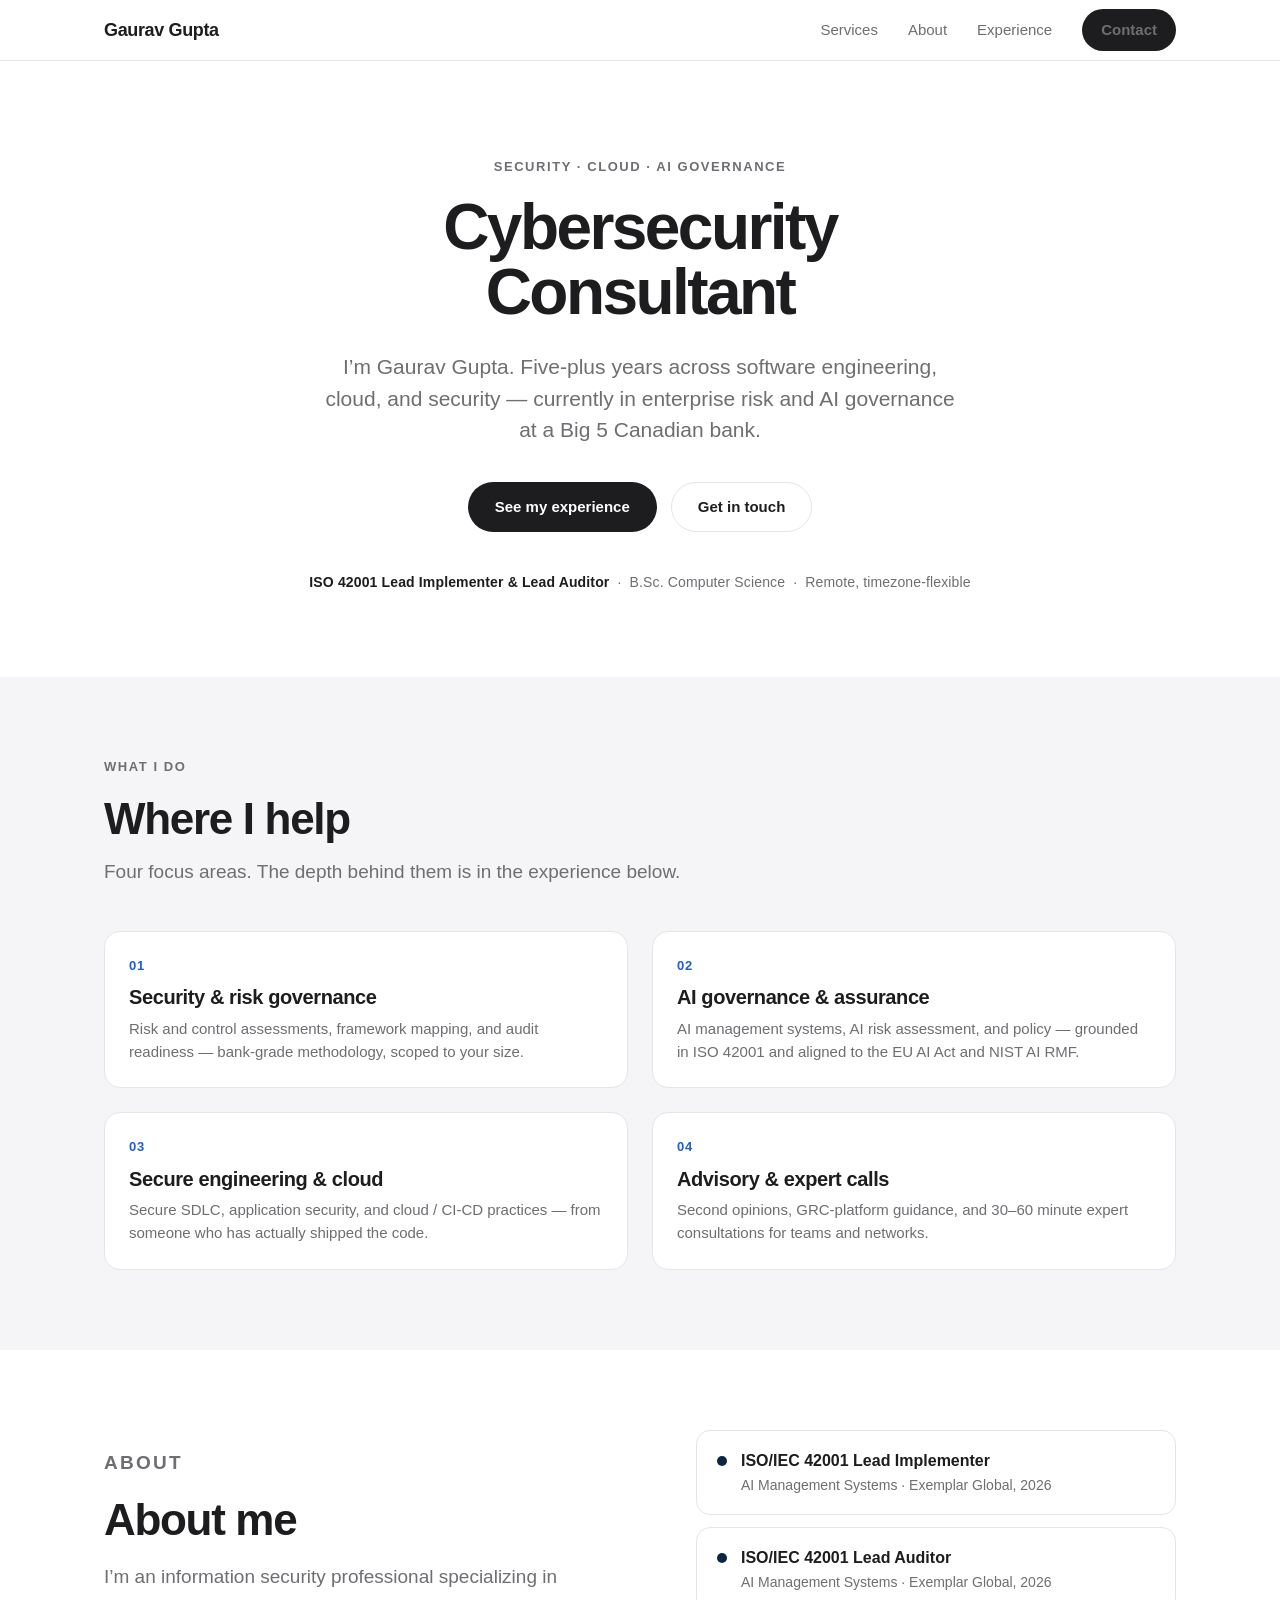
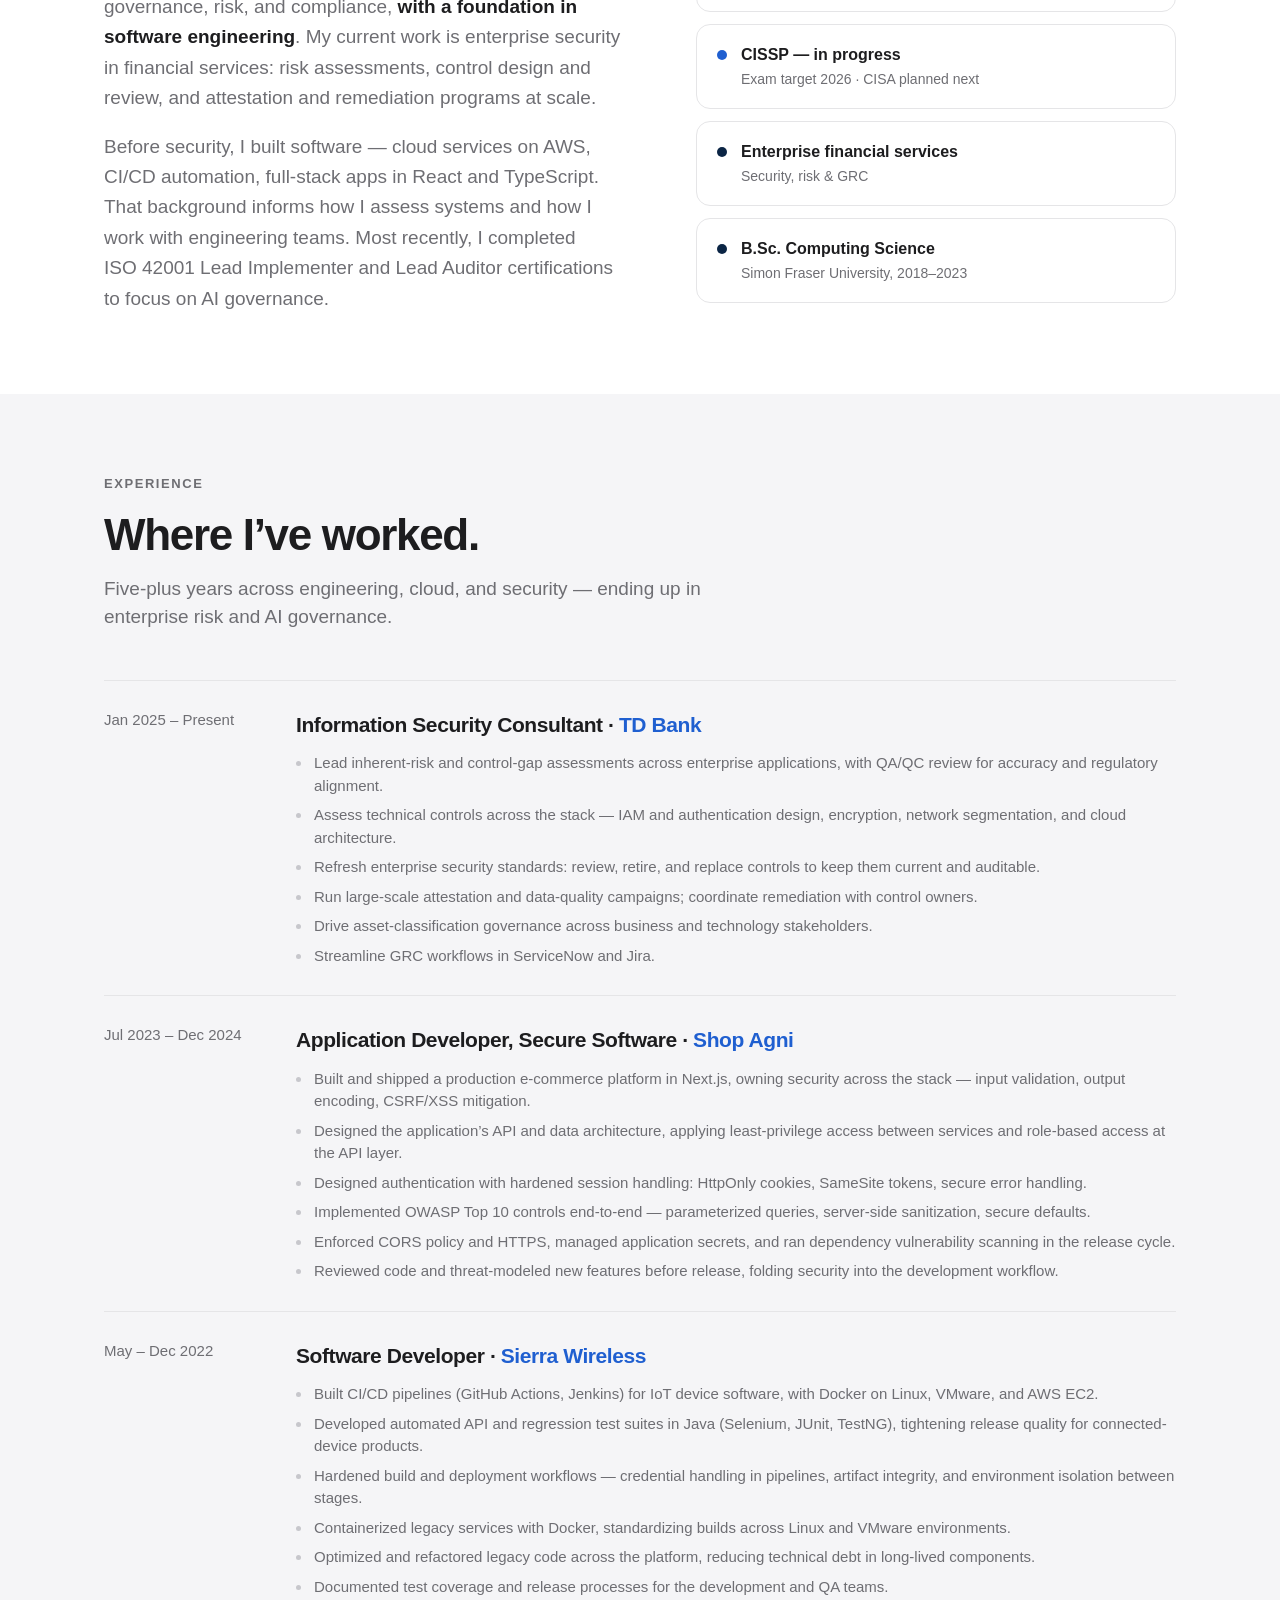
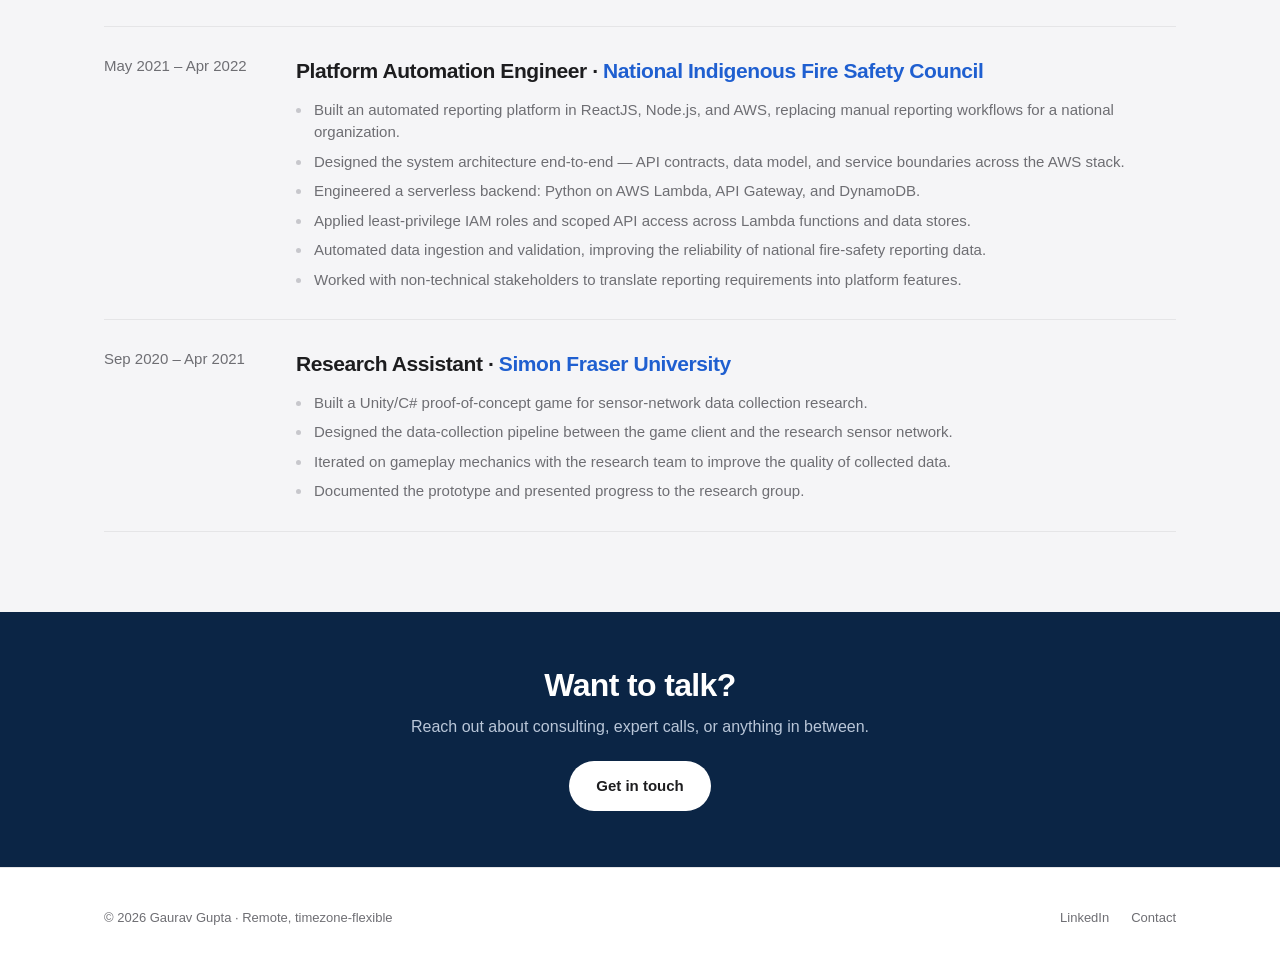
<file: index.html>
<!doctype html>
<html lang="en">
<head>
  <meta charset="utf-8" />
  <meta name="viewport" content="width=device-width, initial-scale=1" />
  <title>Gaurav Gupta — GRC & AI Governance Consultant</title>
  <meta name="description" content="GRC & AI governance consultant. SOC 2 and ISO 27001 readiness, ISO 42001 AI management systems, and bank-grade risk & control assessments for startups and small teams." />
  <link rel="canonical" href="https://ggupta.netlify.app/" />

  <!-- Open Graph / social preview -->
  <meta property="og:type" content="website" />
  <meta property="og:title" content="Gaurav Gupta — GRC & AI Governance Consultant" />
  <meta property="og:description" content="SOC 2 & ISO 27001 readiness, ISO 42001 AI governance, and bank-grade risk & control assessments." />
  <meta property="og:url" content="https://ggupta.netlify.app/" />
  <meta name="twitter:card" content="summary" />

  <link rel="icon" href="assets/favicon.svg" type="image/svg+xml" />
  <link rel="stylesheet" href="assets/css/styles.css" />
</head>
<body>

  <!-- ===================== NAV ===================== -->
  <header class="nav">
    <div class="container nav__inner">
      <a class="nav__brand" href="/">Gaurav Gupta</a>
      <button class="nav__toggle" aria-label="Menu" aria-expanded="false"><span></span><span></span><span></span></button>
      <nav class="nav__links" id="menu">
        <a href="#services">Services</a>
        <a href="#why">About</a>
        <a href="#experience">Experience</a>
        <a class="btn btn--primary btn--sm" href="contact.html">Contact</a>
      </nav>
    </div>
  </header>

  <main>
    <!-- ===================== HERO ===================== -->
    <section class="hero">
      <div class="container">
        <p class="eyebrow">Security &middot; Cloud &middot; AI Governance</p>
        <h1>Cybersecurity Consultant</h1>
        <p class="hero__sub">
          I&rsquo;m Gaurav Gupta. Five-plus years across software engineering, cloud, and security &mdash;
          currently in enterprise risk and AI governance at a Big&nbsp;5 Canadian bank.
        </p>
        <div class="hero__cta">
          <a class="btn btn--primary" href="#experience">See my experience</a>
          <a class="btn btn--ghost" href="contact.html">Get in touch</a>
        </div>
        <p class="hero__trust">
          <strong>ISO&nbsp;42001 Lead Implementer &amp; Lead Auditor</strong> &nbsp;&middot;&nbsp;
          B.Sc. Computer Science &nbsp;&middot;&nbsp; Remote, timezone-flexible
        </p>
      </div>
    </section>

    <!-- ===================== SERVICES ===================== -->
    <!-- EDIT: add / remove / reword a service by copying one .card block. -->
    <section class="section section--alt" id="services">
      <div class="container">
        <p class="eyebrow">What I do</p>
        <h2 class="section-title">Where I help</h2>
        <p class="section-lead">Four focus areas. The depth behind them is in the experience below.</p>

        <div class="grid grid--services" style="margin-top:44px">
          <article class="card">
            <div class="card__num">01</div>
            <h3 class="card__title">Security &amp; risk governance</h3>
            <p class="card__desc">Risk and control assessments, framework mapping, and audit readiness &mdash; bank-grade methodology, scoped to your size.</p>
          </article>
          <article class="card">
            <div class="card__num">02</div>
            <h3 class="card__title">AI governance &amp; assurance</h3>
            <p class="card__desc">AI management systems, AI risk assessment, and policy &mdash; grounded in ISO 42001 and aligned to the EU AI Act and NIST AI RMF.</p>
          </article>
          <article class="card">
            <div class="card__num">03</div>
            <h3 class="card__title">Secure engineering &amp; cloud</h3>
            <p class="card__desc">Secure SDLC, application security, and cloud / CI-CD practices &mdash; from someone who has actually shipped the code.</p>
          </article>
          <article class="card">
            <div class="card__num">04</div>
            <h3 class="card__title">Advisory &amp; expert calls</h3>
            <p class="card__desc">Second opinions, GRC-platform guidance, and 30&ndash;60 minute expert consultations for teams and networks.</p>
          </article>
        </div>
      </div>
    </section>

    <!-- ===================== WHY ME ===================== -->
    <section class="section" id="why">
      <div class="container why">
        <div class="why__text">
          <p class="eyebrow">About</p>
          <h2 class="section-title">About me</h2>
          <p>
            I&rsquo;m an information security professional specializing in governance, risk, and
            compliance, <strong>with a foundation in software engineering</strong>. My current work
            is enterprise security in financial services: risk assessments, control design and
            review, and attestation and remediation programs at scale.
          </p>
          <p>
            Before security, I built software &mdash; cloud services on AWS, CI/CD automation,
            full-stack apps in React and TypeScript. That background informs how I assess systems
            and how I work with engineering teams. Most recently, I completed ISO&nbsp;42001 Lead
            Implementer and Lead Auditor certifications to focus on AI governance.
          </p>
        </div>

        <!-- EDIT: credentials. Add cred--pending class for in-progress items. -->
        <div class="creds">
          <div class="cred">
            <span class="cred__dot"></span>
            <div>
              <div class="cred__k">ISO/IEC 42001 Lead Implementer</div>
              <div class="cred__v">AI Management Systems &middot; Exemplar Global, 2026</div>
            </div>
          </div>
          <div class="cred">
            <span class="cred__dot"></span>
            <div>
              <div class="cred__k">ISO/IEC 42001 Lead Auditor</div>
              <div class="cred__v">AI Management Systems &middot; Exemplar Global, 2026</div>
            </div>
          </div>
          <div class="cred cred--pending">
            <span class="cred__dot"></span>
            <div>
              <div class="cred__k">CISSP &mdash; in progress</div>
              <div class="cred__v">Exam target 2026 &middot; CISA planned next</div>
            </div>
          </div>
          <div class="cred">
            <span class="cred__dot"></span>
            <div>
              <div class="cred__k">Enterprise financial services</div>
              <div class="cred__v">Security, risk &amp; GRC</div>
            </div>
          </div>
          <div class="cred">
            <span class="cred__dot"></span>
            <div>
              <div class="cred__k">B.Sc. Computing Science</div>
              <div class="cred__v">Simon Fraser University, 2018&ndash;2023</div>
            </div>
          </div>
        </div>
      </div>
    </section>

    <!-- ===================== EXPERIENCE / JOURNEY ===================== -->
    <!-- EDIT: each role is one .tl-item. Reorder or reword freely. -->
    <section class="section section--alt" id="experience">
      <div class="container">
        <p class="eyebrow">Experience</p>
        <h2 class="section-title">Where I&rsquo;ve worked.</h2>
        <p class="section-lead">Five-plus years across engineering, cloud, and security &mdash; ending up in enterprise risk and AI governance.</p>

        <div class="timeline">
          <div class="tl-item">
            <div class="tl-when">Jan 2025 &ndash; Present</div>
            <div>
              <div class="tl-role">Information Security Consultant &middot; <span class="tl-org">TD Bank</span></div>
              <ul class="tl-points">
                <li>Lead inherent-risk and control-gap assessments across enterprise applications, with QA/QC review for accuracy and regulatory alignment.</li>
                <li>Assess technical controls across the stack &mdash; IAM and authentication design, encryption, network segmentation, and cloud architecture.</li>
                <li>Refresh enterprise security standards: review, retire, and replace controls to keep them current and auditable.</li>
                <li>Run large-scale attestation and data-quality campaigns; coordinate remediation with control owners.</li>
                <li>Drive asset-classification governance across business and technology stakeholders.</li>
                <li>Streamline GRC workflows in ServiceNow and Jira.</li>
              </ul>
            </div>
          </div>

          <div class="tl-item">
            <div class="tl-when">Jul 2023 &ndash; Dec 2024</div>
            <div>
              <div class="tl-role">Application Developer, Secure Software &middot; <span class="tl-org">Shop Agni</span></div>
              <ul class="tl-points">
                <li>Built and shipped a production e-commerce platform in Next.js, owning security across the stack &mdash; input validation, output encoding, CSRF/XSS mitigation.</li>
                <li>Designed the application&rsquo;s API and data architecture, applying least-privilege access between services and role-based access at the API layer.</li>
                <li>Designed authentication with hardened session handling: HttpOnly cookies, SameSite tokens, secure error handling.</li>
                <li>Implemented OWASP Top 10 controls end-to-end &mdash; parameterized queries, server-side sanitization, secure defaults.</li>
                <li>Enforced CORS policy and HTTPS, managed application secrets, and ran dependency vulnerability scanning in the release cycle.</li>
                <li>Reviewed code and threat-modeled new features before release, folding security into the development workflow.</li>
              </ul>
            </div>
          </div>

          <div class="tl-item">
            <div class="tl-when">May &ndash; Dec 2022</div>
            <div>
              <div class="tl-role">Software Developer &middot; <span class="tl-org">Sierra Wireless</span></div>
              <ul class="tl-points">
                <li>Built CI/CD pipelines (GitHub Actions, Jenkins) for IoT device software, with Docker on Linux, VMware, and AWS EC2.</li>
                <li>Developed automated API and regression test suites in Java (Selenium, JUnit, TestNG), tightening release quality for connected-device products.</li>
                <li>Hardened build and deployment workflows &mdash; credential handling in pipelines, artifact integrity, and environment isolation between stages.</li>
                <li>Containerized legacy services with Docker, standardizing builds across Linux and VMware environments.</li>
                <li>Optimized and refactored legacy code across the platform, reducing technical debt in long-lived components.</li>
                <li>Documented test coverage and release processes for the development and QA teams.</li>
              </ul>
            </div>
          </div>

          <div class="tl-item">
            <div class="tl-when">May 2021 &ndash; Apr 2022</div>
            <div>
              <div class="tl-role">Platform Automation Engineer &middot; <span class="tl-org">National Indigenous Fire Safety Council</span></div>
              <ul class="tl-points">
                <li>Built an automated reporting platform in ReactJS, Node.js, and AWS, replacing manual reporting workflows for a national organization.</li>
                <li>Designed the system architecture end-to-end &mdash; API contracts, data model, and service boundaries across the AWS stack.</li>
                <li>Engineered a serverless backend: Python on AWS Lambda, API Gateway, and DynamoDB.</li>
                <li>Applied least-privilege IAM roles and scoped API access across Lambda functions and data stores.</li>
                <li>Automated data ingestion and validation, improving the reliability of national fire-safety reporting data.</li>
                <li>Worked with non-technical stakeholders to translate reporting requirements into platform features.</li>
              </ul>
            </div>
          </div>

          <div class="tl-item">
            <div class="tl-when">Sep 2020 &ndash; Apr 2021</div>
            <div>
              <div class="tl-role">Research Assistant &middot; <span class="tl-org">Simon Fraser University</span></div>
              <ul class="tl-points">
                <li>Built a Unity/C# proof-of-concept game for sensor-network data collection research.</li>
                <li>Designed the data-collection pipeline between the game client and the research sensor network.</li>
                <li>Iterated on gameplay mechanics with the research team to improve the quality of collected data.</li>
                <li>Documented the prototype and presented progress to the research group.</li>
              </ul>
            </div>
          </div>
        </div>
      </div>
    </section>

    <!-- ===================== CTA BAND ===================== -->
    <section class="section cta-band">
      <div class="container">
        <h2>Want to talk?</h2>
        <p>Reach out about consulting, expert calls, or anything in between.</p>
        <a class="btn btn--light" href="contact.html">Get in touch</a>
      </div>
    </section>
  </main>

  <!-- ===================== FOOTER ===================== -->
  <footer class="footer">
    <div class="container footer__inner">
      <div class="footer__meta">&copy; <span id="year">2026</span> Gaurav Gupta &middot; Remote, timezone-flexible</div>
      <div class="footer__links">
        <a href="https://www.linkedin.com/in/guptagaurav21" target="_blank" rel="noopener">LinkedIn</a>
        <a href="contact.html">Contact</a>
      </div>
    </div>
  </footer>

  <script src="assets/js/main.js" defer></script>
</body>
</html>
</file>
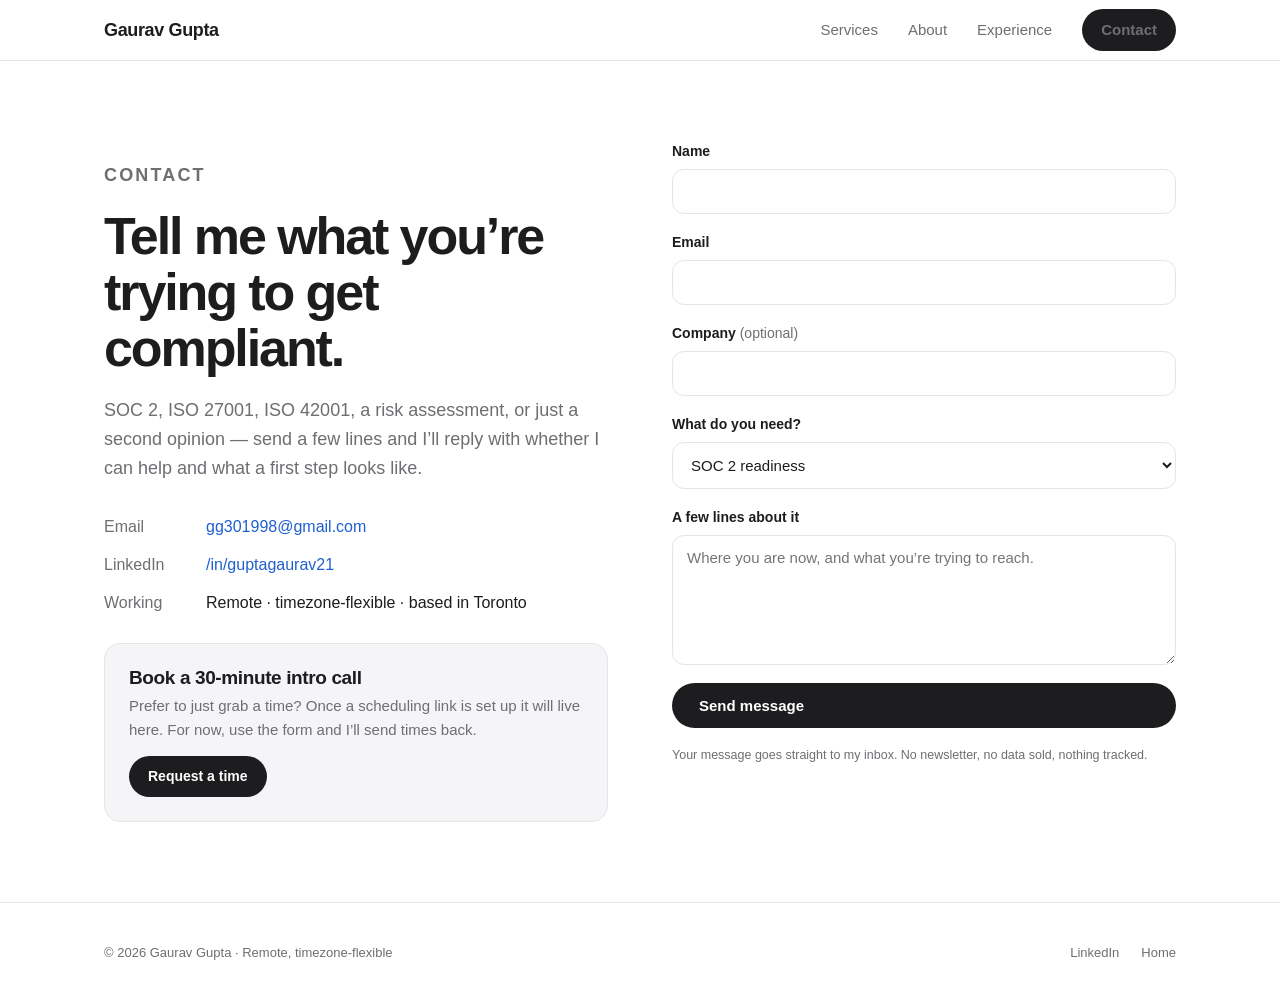
<file: contact.html>
<!doctype html>
<html lang="en">
<head>
  <meta charset="utf-8" />
  <meta name="viewport" content="width=device-width, initial-scale=1" />
  <title>Contact &amp; Book a Call — Gaurav Gupta</title>
  <meta name="description" content="Book a free 30-minute intro call or send a note about SOC 2, ISO 27001, ISO 42001, or a risk assessment engagement." />
  <link rel="canonical" href="https://ggupta.netlify.app/contact.html" />
  <link rel="icon" href="assets/favicon.svg" type="image/svg+xml" />
  <link rel="stylesheet" href="assets/css/styles.css" />
</head>
<body>

  <!-- ===================== NAV ===================== -->
  <header class="nav">
    <div class="container nav__inner">
      <a class="nav__brand" href="/">Gaurav Gupta</a>
      <button class="nav__toggle" aria-label="Menu" aria-expanded="false"><span></span><span></span><span></span></button>
      <nav class="nav__links" id="menu">
        <a href="index.html#services">Services</a>
        <a href="index.html#why">About</a>
        <a href="index.html#experience">Experience</a>
        <a class="btn btn--primary btn--sm" href="#contact-form">Contact</a>
      </nav>
    </div>
  </header>

  <main>
    <section class="section">
      <div class="container contact-wrap">

        <!-- Left: intro + methods + booking -->
        <div class="contact-intro">
          <p class="eyebrow">Contact</p>
          <h1>Tell me what you&rsquo;re trying to get compliant.</h1>
          <p>
            SOC&nbsp;2, ISO&nbsp;27001, ISO&nbsp;42001, a risk assessment, or just a second opinion &mdash;
            send a few lines and I&rsquo;ll reply with whether I can help and what a first step looks like.
          </p>

          <div class="contact-methods">
            <div class="contact-method">
              <span class="k">Email</span>
              <!-- Email is inserted by JS to cut down on scraping/spam. -->
              <a id="email-link" href="#" rel="nofollow">click to reveal</a>
            </div>
            <div class="contact-method">
              <span class="k">LinkedIn</span>
              <a href="https://www.linkedin.com/in/guptagaurav21" target="_blank" rel="noopener">/in/guptagaurav21</a>
            </div>
            <div class="contact-method">
              <span class="k">Working</span>
              <span>Remote &middot; timezone-flexible &middot; based in Toronto</span>
            </div>
          </div>

          <!-- ===================== BOOK ===================== -->
          <div class="book-card" id="book">
            <h3>Book a 30-minute intro call</h3>
            <p>
              Prefer to just grab a time? Once a scheduling link is set up it will live here.
              For now, use the form and I&rsquo;ll send times back.
            </p>
            <!-- TO ENABLE BOOKING: paste your Calendly / Cal.com link below and swap
                 the href. Example: href="https://calendly.com/your-handle/30min" -->
            <a class="btn btn--primary btn--sm" style="margin-top:14px" href="#contact-form">Request a time</a>
          </div>
        </div>

        <!-- Right: Netlify form (spam-protected via honeypot) -->
        <div>
          <form
            class="contact-form"
            id="contact-form"
            name="contact"
            method="POST"
            data-netlify="true"
            netlify-honeypot="bot-field"
            action="/thanks.html"
          >
            <!-- Netlify needs this hidden input to match the form name -->
            <input type="hidden" name="form-name" value="contact" />
            <!-- Honeypot: real people never fill this; bots often do -->
            <p class="field field--hp">
              <label>Don&rsquo;t fill this out: <input name="bot-field" tabindex="-1" autocomplete="off" /></label>
            </p>

            <div class="field">
              <label for="name">Name</label>
              <input id="name" name="name" type="text" required autocomplete="name" />
            </div>
            <div class="field">
              <label for="email">Email</label>
              <input id="email" name="email" type="email" required autocomplete="email" />
            </div>
            <div class="field">
              <label for="company">Company <span style="color:var(--ink-soft);font-weight:400">(optional)</span></label>
              <input id="company" name="company" type="text" autocomplete="organization" />
            </div>
            <div class="field">
              <label for="need">What do you need?</label>
              <select id="need" name="need">
                <option>SOC 2 readiness</option>
                <option>ISO 27001 readiness</option>
                <option>ISO 42001 / AI governance</option>
                <option>Risk &amp; control assessment</option>
                <option>Third-party / AI vendor risk</option>
                <option>Policy &amp; standards writing</option>
                <option>Expert consultation call</option>
                <option>Something else</option>
              </select>
            </div>
            <div class="field">
              <label for="message">A few lines about it</label>
              <textarea id="message" name="message" required placeholder="Where you are now, and what you&rsquo;re trying to reach."></textarea>
            </div>

            <button class="btn btn--primary" type="submit">Send message</button>
            <p class="form-fine">
              Your message goes straight to my inbox. No newsletter, no data sold, nothing tracked.
            </p>
          </form>
        </div>
      </div>
    </section>
  </main>

  <footer class="footer">
    <div class="container footer__inner">
      <div class="footer__meta">&copy; <span id="year">2026</span> Gaurav Gupta &middot; Remote, timezone-flexible</div>
      <div class="footer__links">
        <a href="https://www.linkedin.com/in/guptagaurav21" target="_blank" rel="noopener">LinkedIn</a>
        <a href="index.html">Home</a>
      </div>
    </div>
  </footer>

  <script src="assets/js/main.js" defer></script>
</body>
</html>
</file>
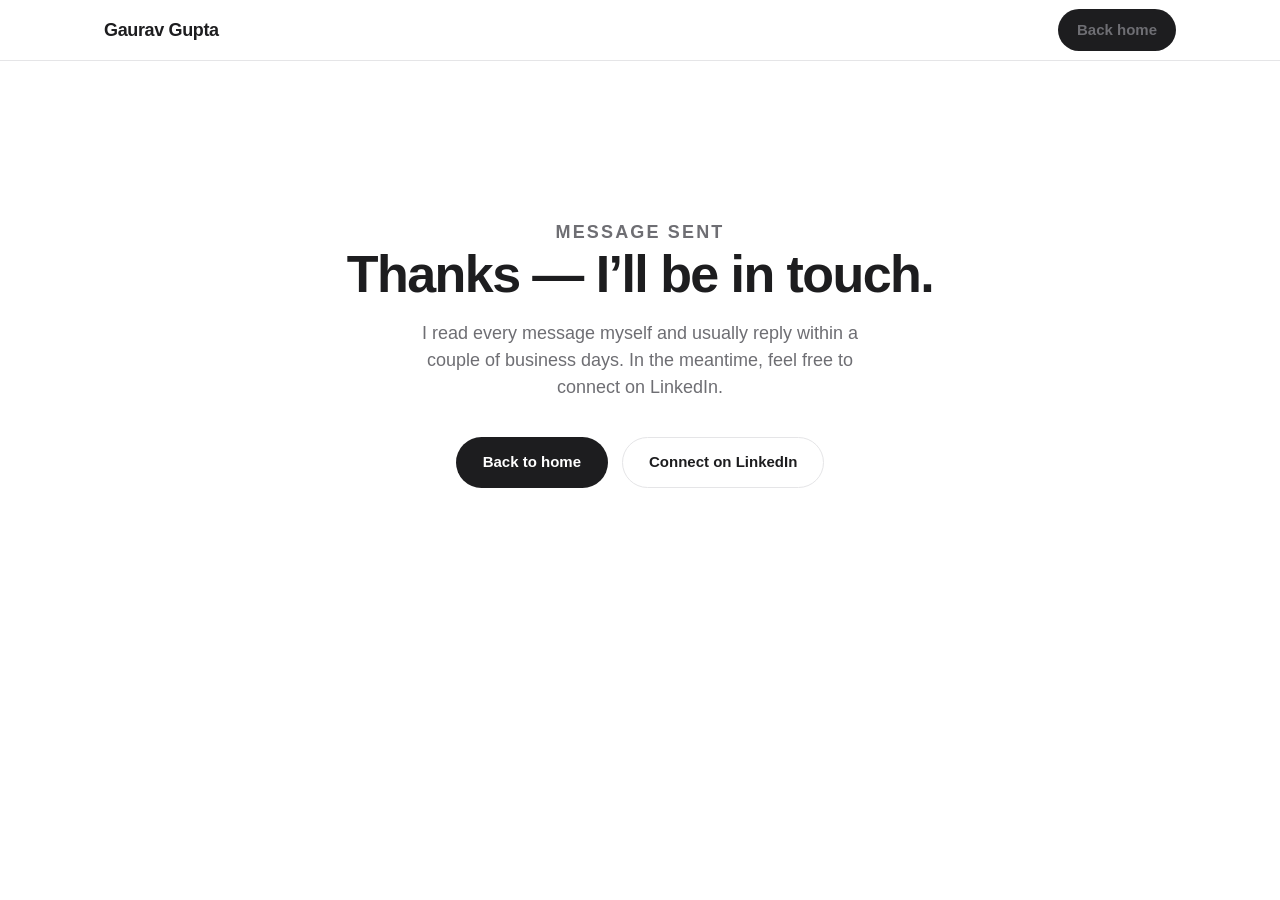
<file: thanks.html>
<!doctype html>
<html lang="en">
<head>
  <meta charset="utf-8" />
  <meta name="viewport" content="width=device-width, initial-scale=1" />
  <title>Thanks — Gaurav Gupta</title>
  <meta name="robots" content="noindex" />
  <link rel="icon" href="assets/favicon.svg" type="image/svg+xml" />
  <link rel="stylesheet" href="assets/css/styles.css" />
</head>
<body>
  <header class="nav">
    <div class="container nav__inner">
      <a class="nav__brand" href="/">Gaurav Gupta</a>
      <nav class="nav__links">
        <a class="btn btn--primary btn--sm" href="index.html">Back home</a>
      </nav>
    </div>
  </header>

  <main>
    <section class="thanks">
      <div class="container">
        <p class="eyebrow">Message sent</p>
        <h1>Thanks &mdash; I&rsquo;ll be in touch.</h1>
        <p>I read every message myself and usually reply within a couple of business days. In the meantime, feel free to connect on LinkedIn.</p>
        <div class="hero__cta">
          <a class="btn btn--primary" href="index.html">Back to home</a>
          <a class="btn btn--ghost" href="https://www.linkedin.com/in/guptagaurav21" target="_blank" rel="noopener">Connect on LinkedIn</a>
        </div>
      </div>
    </section>
  </main>
</body>
</html>
</file>
<file: assets/css/styles.css>
/* =========================================================================
   Gaurav Gupta — Consulting Portfolio
   Theme: Monochrome Minimal (Apple-style)
   No external fonts or scripts — system font stack keeps it fast + private.
   ========================================================================= */

:root {
  /* Palette */
  --bg:        #ffffff;
  --bg-alt:    #f5f5f7;   /* Apple light gray */
  --ink:       #1d1d1f;   /* near-black text */
  --ink-soft:  #6e6e73;   /* secondary text */
  --line:      #e5e5e7;   /* hairline borders */
  --navy:      #0b2545;   /* dark accent / CTA band */
  --navy-2:    #16365f;   /* navy hover */
  --accent:    #1f5fd0;   /* restrained blue link accent */
  --accent-2:  #1a4fb0;

  /* Type scale */
  --font: -apple-system, BlinkMacSystemFont, "Segoe UI", Roboto, Helvetica,
          Arial, "Apple Color Emoji", "Segoe UI Emoji", sans-serif;

  /* Layout */
  --maxw: 1120px;
  --gap: 24px;
  --radius: 16px;
  --radius-lg: 22px;
}

/* ---------- Reset-ish ---------- */
* { box-sizing: border-box; }
html { scroll-behavior: smooth; -webkit-text-size-adjust: 100%; }
body {
  margin: 0;
  font-family: var(--font);
  color: var(--ink);
  background: var(--bg);
  line-height: 1.5;
  -webkit-font-smoothing: antialiased;
  text-rendering: optimizeLegibility;
}
img { max-width: 100%; display: block; }
a { color: inherit; text-decoration: none; }
h1, h2, h3, h4 { margin: 0; font-weight: 600; letter-spacing: -0.02em; line-height: 1.08; }
p { margin: 0; }
ul { margin: 0; padding: 0; list-style: none; }

/* ---------- Layout helpers ---------- */
.container { max-width: var(--maxw); margin: 0 auto; padding: 0 24px; }
.section { padding: 80px 0; }
.section--alt { background: var(--bg-alt); }
.eyebrow {
  font-size: 13px; font-weight: 600; letter-spacing: 0.12em;
  text-transform: uppercase; color: var(--ink-soft); margin-bottom: 18px;
}
.section-title { font-size: clamp(30px, 4vw, 44px); letter-spacing: -0.03em; }
.section-lead { margin-top: 16px; max-width: 620px; font-size: 19px; color: var(--ink-soft); }

/* ---------- Buttons ---------- */
.btn {
  display: inline-flex; align-items: center; gap: 8px;
  padding: 13px 26px; border-radius: 980px;
  font-size: 15px; font-weight: 600; cursor: pointer;
  border: 1px solid transparent; transition: all .2s ease; white-space: nowrap;
}
.btn--primary { background: var(--ink); color: #fff; }
.btn--primary:hover { background: #000; transform: translateY(-1px); }
.btn--ghost { background: transparent; color: var(--ink); border-color: var(--line); }
.btn--ghost:hover { border-color: var(--ink); }
.btn--light { background: #fff; color: var(--ink); }
.btn--light:hover { transform: translateY(-1px); }
.btn--sm { padding: 9px 18px; font-size: 14px; }

/* ---------- Nav ---------- */
.nav {
  position: sticky; top: 0; z-index: 50;
  background: rgba(255,255,255,.8);
  backdrop-filter: saturate(180%) blur(20px);
  -webkit-backdrop-filter: saturate(180%) blur(20px);
  border-bottom: 1px solid var(--line);
}
.nav__inner { display: flex; align-items: center; justify-content: space-between; height: 60px; }
.nav__brand { font-weight: 700; letter-spacing: -0.02em; font-size: 18px; }
.nav__links { display: flex; align-items: center; gap: 30px; }
.nav__links a { font-size: 15px; color: var(--ink-soft); transition: color .15s; }
.nav__links a:hover { color: var(--ink); }
.nav__toggle { display: none; background: none; border: 0; cursor: pointer; padding: 8px; }
.nav__toggle span { display: block; width: 22px; height: 2px; background: var(--ink); margin: 4px 0; transition: .2s; }

/* ---------- Hero ---------- */
.hero { padding: 96px 0 84px; text-align: center; }
.hero h1 {
  font-size: clamp(38px, 5.5vw, 64px);
  letter-spacing: -0.04em; line-height: 1.02;
  max-width: 15ch; margin: 0 auto;
}
.hero__sub {
  margin: 26px auto 0; max-width: 640px;
  font-size: clamp(18px, 2.2vw, 21px); color: var(--ink-soft); line-height: 1.5;
}
.hero__cta { margin-top: 36px; display: flex; gap: 14px; justify-content: center; flex-wrap: wrap; }
.hero__trust { margin-top: 40px; font-size: 14px; color: var(--ink-soft); letter-spacing: .01em; }
.hero__trust strong { color: var(--ink); font-weight: 600; }

/* ---------- Services grid ---------- */
.grid { display: grid; gap: var(--gap); }
.grid--services { grid-template-columns: repeat(2, 1fr); }
.card {
  background: var(--bg); border: 1px solid var(--line); border-radius: var(--radius);
  padding: 24px; transition: transform .2s ease, box-shadow .2s ease;
}
.section--alt .card { background: #fff; }
.card:hover { transform: translateY(-3px); box-shadow: 0 12px 30px rgba(0,0,0,.06); }
.card__num { font-size: 13px; font-weight: 600; color: var(--accent); letter-spacing: .06em; }
.card__title { font-size: 20px; margin: 12px 0 8px; }
.card__desc { font-size: 15px; color: var(--ink-soft); line-height: 1.55; }

/* ---------- Why me / differentiator ---------- */
.why { display: grid; grid-template-columns: 1.1fr 1fr; gap: 64px; align-items: start; }
.why__text p { font-size: 19px; color: var(--ink-soft); line-height: 1.6; margin-top: 18px; }
.why__text strong { color: var(--ink); font-weight: 600; }
.creds { display: flex; flex-direction: column; gap: 12px; }
.cred {
  display: flex; gap: 14px; align-items: flex-start;
  padding: 18px 20px; border: 1px solid var(--line); border-radius: 14px; background: #fff;
}
.cred__dot { flex: 0 0 auto; width: 10px; height: 10px; border-radius: 50%; background: var(--navy); margin-top: 7px; }
.cred__k { font-weight: 600; font-size: 16px; }
.cred__v { font-size: 14px; color: var(--ink-soft); margin-top: 2px; }
.cred--pending .cred__dot { background: var(--accent); }

/* ---------- Timeline ---------- */
.timeline { position: relative; margin-top: 48px; }
.tl-item {
  display: grid; grid-template-columns: 160px 1fr; gap: 32px;
  padding: 28px 0; border-top: 1px solid var(--line);
}
.tl-item:last-child { border-bottom: 1px solid var(--line); }
.tl-when { font-size: 15px; color: var(--ink-soft); font-weight: 500; }
.tl-role { font-size: 21px; font-weight: 600; letter-spacing: -0.02em; }
.tl-org { color: var(--accent); }
.tl-points { margin-top: 12px; display: flex; flex-direction: column; gap: 7px; }
.tl-points li { font-size: 15px; color: var(--ink-soft); line-height: 1.5; padding-left: 18px; position: relative; }
.tl-points li::before { content: ""; position: absolute; left: 0; top: 9px; width: 5px; height: 5px; border-radius: 50%; background: #c7c7cc; }

/* ---------- Featured artifact ---------- */
.artifact {
  display: grid; grid-template-columns: 1fr auto; gap: 40px; align-items: center;
  padding: 44px; border-radius: var(--radius-lg); background: var(--bg-alt);
  border: 1px solid var(--line);
}
.artifact__tag { font-size: 12px; font-weight: 600; letter-spacing: .1em; text-transform: uppercase; color: var(--ink-soft); }
.artifact h3 { font-size: 28px; margin: 10px 0 10px; letter-spacing: -0.03em; }
.artifact p { font-size: 16px; color: var(--ink-soft); max-width: 46ch; }
.placeholder-note {
  display: inline-block; margin-top: 14px; font-size: 12.5px; color: var(--ink-soft);
  background: #fff; border: 1px dashed #c7c7cc; border-radius: 8px; padding: 5px 10px;
}

/* ---------- Skills marquee/grid ---------- */
.skills { display: flex; flex-wrap: wrap; gap: 10px; margin-top: 36px; }
.chip {
  font-size: 13.5px; color: var(--ink); background: var(--bg-alt);
  border: 1px solid var(--line); border-radius: 980px; padding: 8px 15px;
}

/* ---------- CTA band ---------- */
.cta-band { background: var(--navy); color: #fff; text-align: center; padding: 56px 0; }
.cta-band h2 { font-size: clamp(24px, 3vw, 32px); letter-spacing: -0.02em; }
.cta-band p { margin: 12px auto 0; max-width: 520px; color: #b9c6d8; font-size: 16px; }
.cta-band .btn--light { margin-top: 22px; }
.cta-band__fine { margin-top: 18px; font-size: 13px; color: #8ba0bd; }

/* ---------- Footer ---------- */
.footer { padding: 40px 0; border-top: 1px solid var(--line); }
.footer__inner { display: flex; justify-content: space-between; align-items: center; gap: 20px; flex-wrap: wrap; }
.footer__meta { font-size: 13px; color: var(--ink-soft); }
.footer__links { display: flex; gap: 22px; }
.footer__links a { font-size: 13px; color: var(--ink-soft); }
.footer__links a:hover { color: var(--ink); }

/* ---------- Contact page ---------- */
.contact-wrap { display: grid; grid-template-columns: 1fr 1fr; gap: 64px; align-items: start; }
.contact-intro h1 { font-size: clamp(34px, 5vw, 52px); letter-spacing: -0.04em; }
.contact-intro p { margin-top: 20px; font-size: 18px; color: var(--ink-soft); line-height: 1.6; }
.contact-methods { margin-top: 32px; display: flex; flex-direction: column; gap: 14px; }
.contact-method { display: flex; gap: 12px; align-items: center; font-size: 16px; }
.contact-method .k { color: var(--ink-soft); min-width: 90px; }
.contact-method a { color: var(--accent); font-weight: 500; }

.book-card {
  margin-top: 28px; padding: 24px; border: 1px solid var(--line);
  border-radius: var(--radius); background: var(--bg-alt);
}
.book-card h3 { font-size: 19px; }
.book-card p { font-size: 15px; color: var(--ink-soft); margin-top: 6px; }

form.contact-form { display: flex; flex-direction: column; gap: 18px; }
.field { display: flex; flex-direction: column; gap: 7px; }
.field label { font-size: 14px; font-weight: 600; }
.field input, .field select, .field textarea {
  font-family: inherit; font-size: 15px; color: var(--ink);
  padding: 13px 14px; border: 1px solid var(--line); border-radius: 12px;
  background: #fff; transition: border-color .15s, box-shadow .15s;
}
.field input:focus, .field select:focus, .field textarea:focus {
  outline: none; border-color: var(--accent); box-shadow: 0 0 0 3px rgba(31,95,208,.12);
}
.field textarea { resize: vertical; min-height: 130px; }
.field--hp { position: absolute; left: -9999px; }
.form-fine { font-size: 12.5px; color: var(--ink-soft); }

/* thanks page */
.thanks { text-align: center; padding: 140px 0; }
.thanks h1 { font-size: clamp(34px, 5vw, 52px); letter-spacing: -0.03em; }
.thanks p { margin: 18px auto 0; max-width: 480px; font-size: 18px; color: var(--ink-soft); }

/* ---------- Responsive ---------- */
@media (max-width: 900px) {
  .grid--services { grid-template-columns: repeat(2, 1fr); }
  .why { grid-template-columns: 1fr; gap: 40px; }
  .contact-wrap { grid-template-columns: 1fr; gap: 40px; }
  .artifact { grid-template-columns: 1fr; gap: 24px; }
}
@media (max-width: 640px) {
  .section { padding: 68px 0; }
  .hero { padding: 80px 0 64px; }
  .grid--services { grid-template-columns: 1fr; }
  .nav__links { display: none; }
  .nav__links.open {
    display: flex; position: absolute; top: 60px; left: 0; right: 0;
    flex-direction: column; align-items: flex-start; gap: 4px;
    background: #fff; border-bottom: 1px solid var(--line); padding: 12px 24px 20px;
  }
  .nav__links.open a { padding: 8px 0; width: 100%; }
  .nav__toggle { display: block; }
  .tl-item { grid-template-columns: 1fr; gap: 8px; }
  .footer__inner { flex-direction: column; align-items: flex-start; }
}

/* reduced motion */
@media (prefers-reduced-motion: reduce) {
  * { scroll-behavior: auto !important; transition: none !important; }
}
</file>
